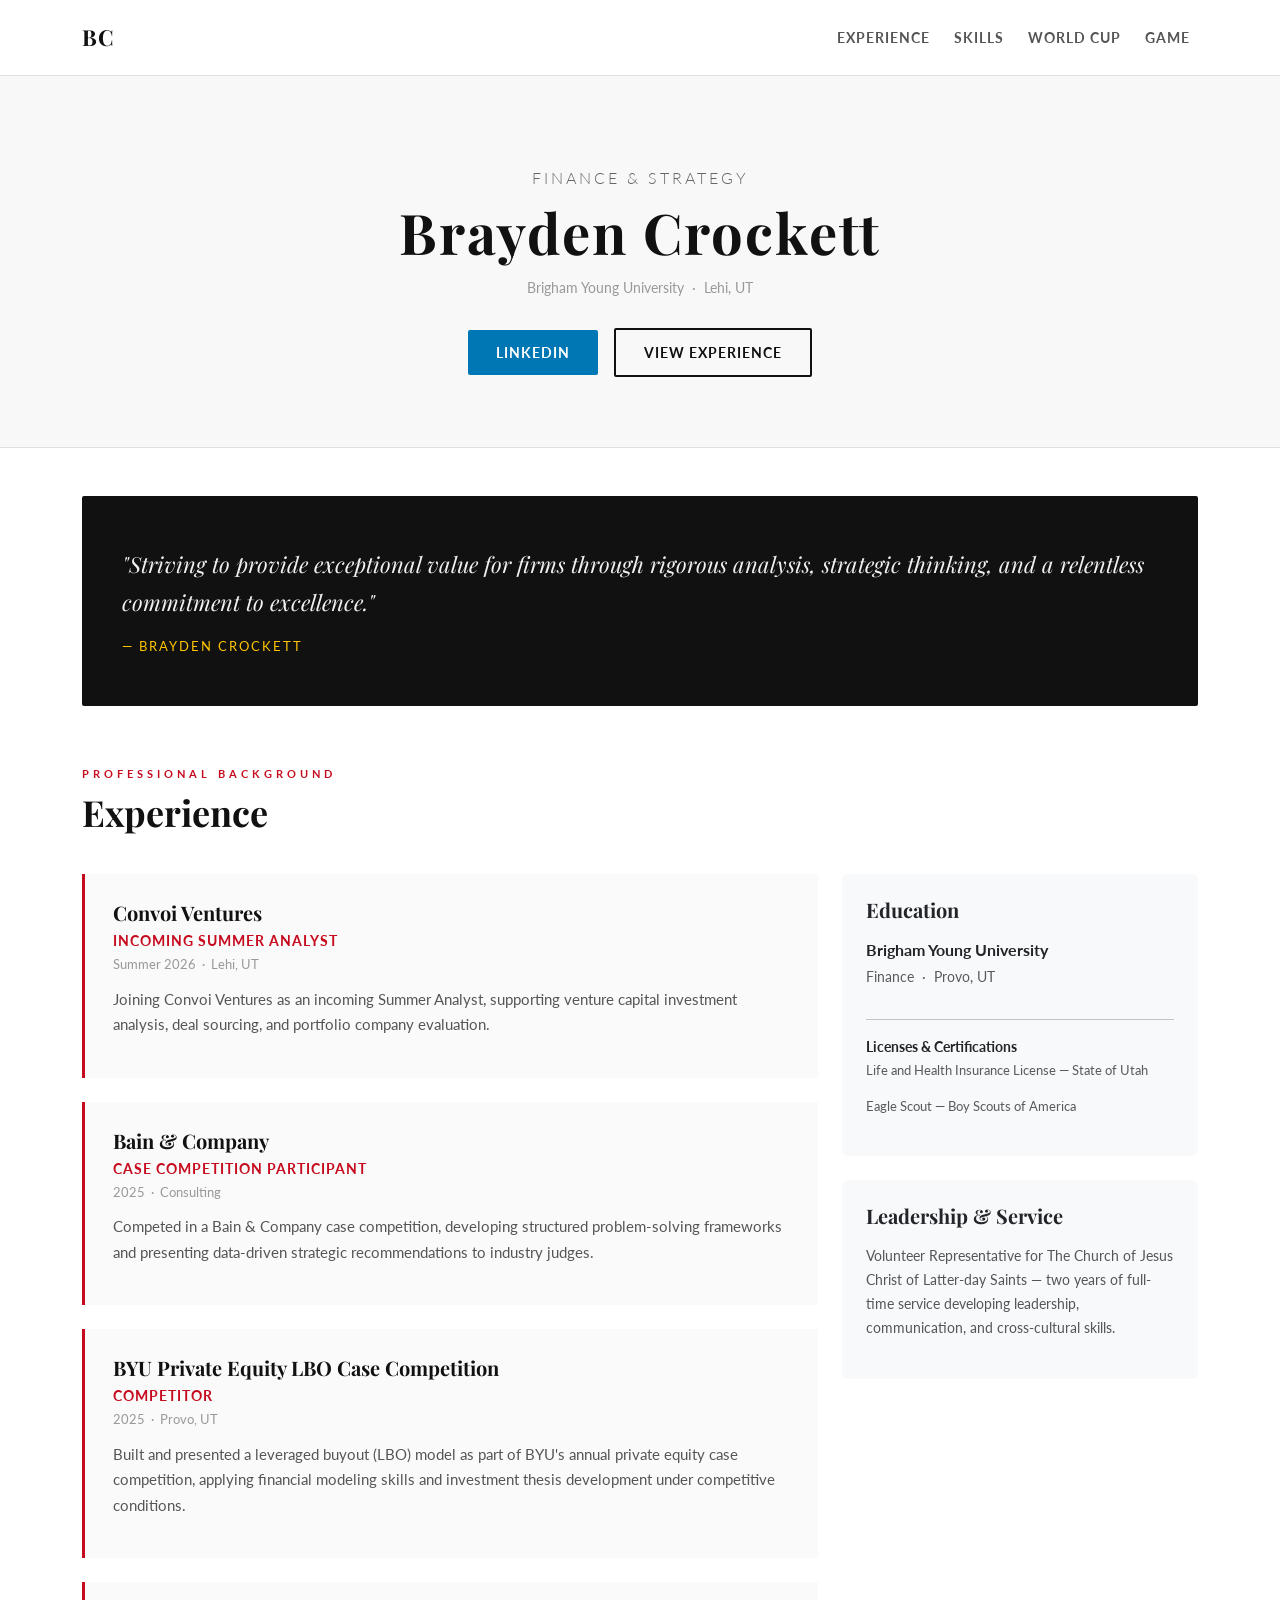
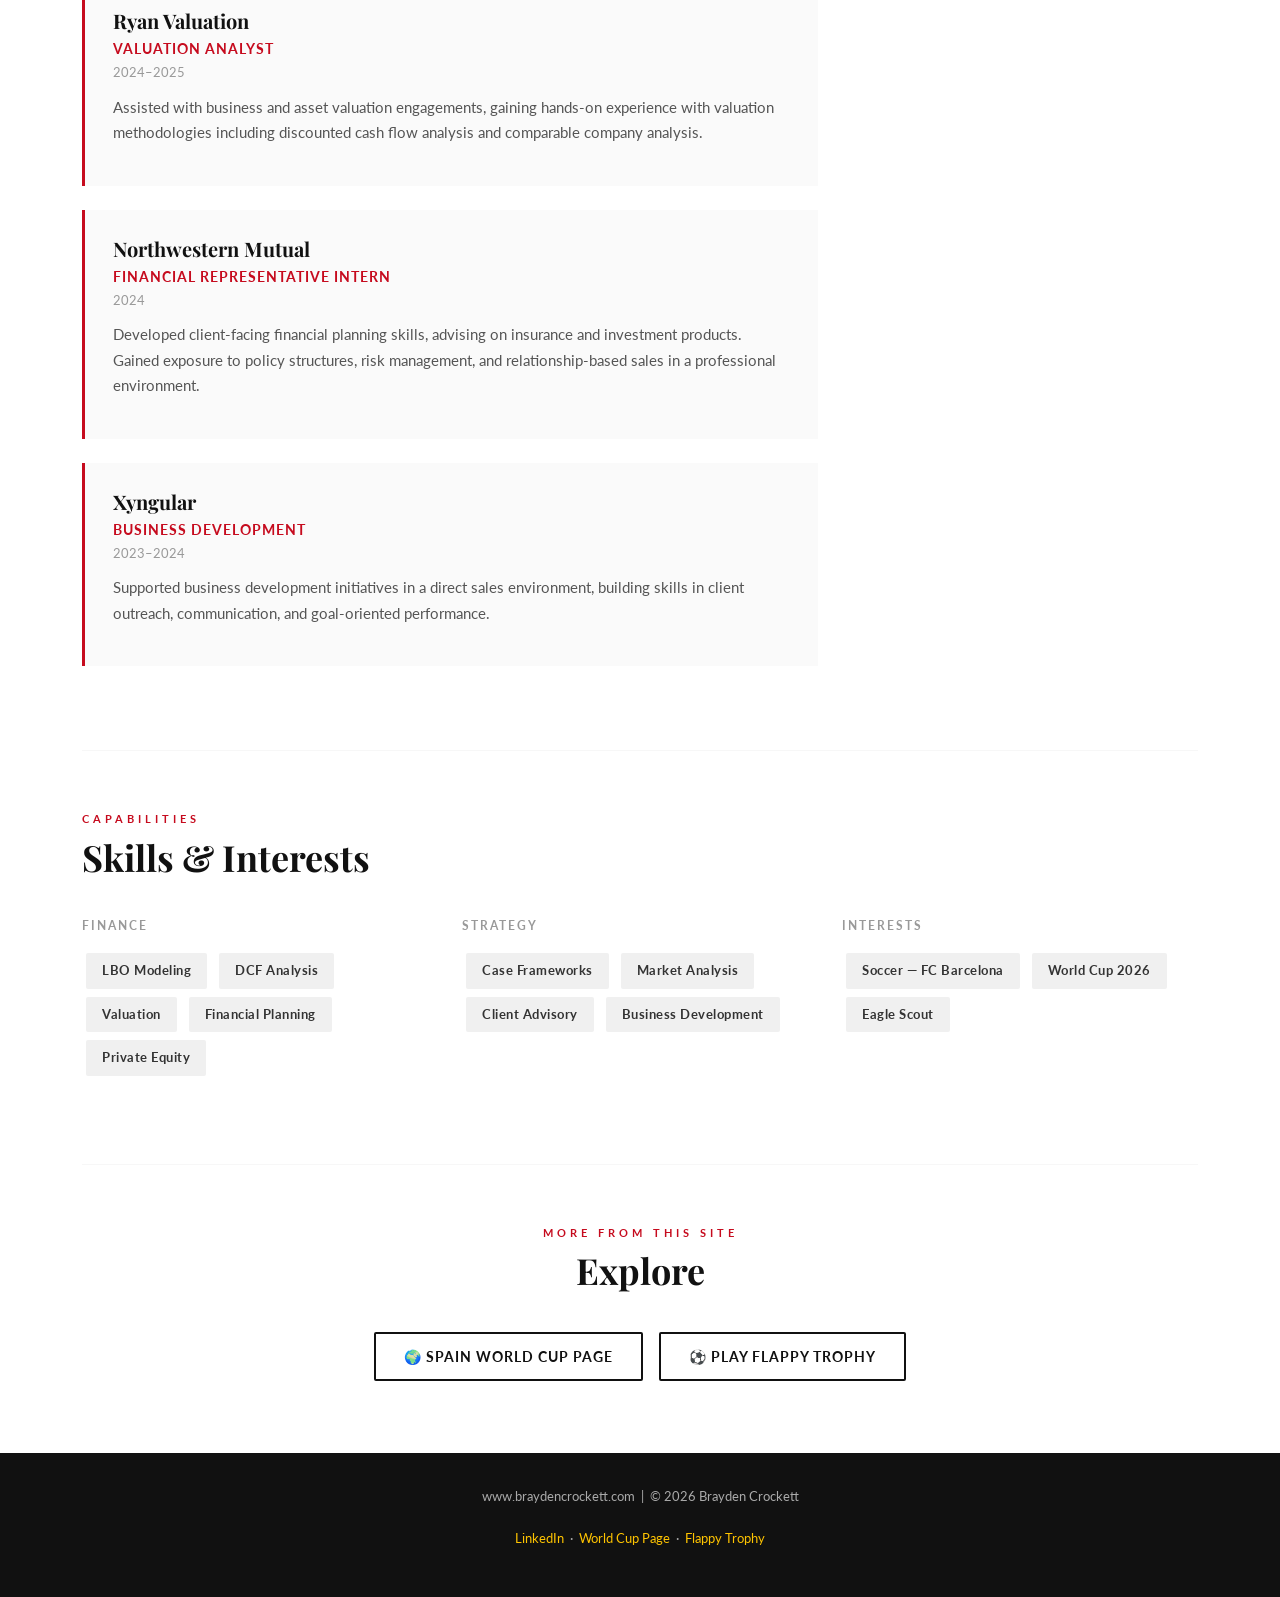
<file: index.html>
<!--Brayden Crockett
    4/8/2026
    Section 001-->
<!DOCTYPE html>
<html lang="en">
<head>
    <meta charset="UTF-8">
    <meta name="viewport" content="width=device-width, initial-scale=1.0">
    <title>Brayden Crockett | Portfolio</title>
    <link href="https://cdn.jsdelivr.net/npm/bootstrap@5.3.0/dist/css/bootstrap.min.css" rel="stylesheet">
    <link href="https://fonts.googleapis.com/css2?family=Playfair+Display:wght@400;700&family=Lato:wght@300;400;700&display=swap" rel="stylesheet">
    <style>
        body {
            font-family: 'Lato', sans-serif;
            color: #333;
            background-color: #fff;
        }

        /* NAVBAR */
        .navbar {
            background-color: #fff;
            border-bottom: 1px solid #e0e0e0;
            padding: 16px 0;
        }
        .navbar-brand {
            font-family: 'Playfair Display', serif;
            font-size: 22px;
            font-weight: 700;
            color: #111 !important;
            letter-spacing: 1px;
        }
        .nav-link {
            color: #555 !important;
            font-size: 14px;
            font-weight: 700;
            letter-spacing: 1px;
            text-transform: uppercase;
            margin-left: 8px;
        }
        .nav-link:hover { color: #c60b1e !important; }

        /* HERO */
        .hero {
            background-color: #f8f8f8;
            border-bottom: 1px solid #e0e0e0;
            padding: 90px 0 70px;
            text-align: center;
        }
        .hero-name {
            font-family: 'Playfair Display', serif;
            font-size: 56px;
            font-weight: 700;
            color: #111;
            letter-spacing: 2px;
            margin-bottom: 12px;
        }
        .hero-title {
            font-size: 16px;
            font-weight: 300;
            color: #666;
            letter-spacing: 3px;
            text-transform: uppercase;
            margin-bottom: 8px;
        }
        .hero-location {
            font-size: 14px;
            color: #999;
            margin-bottom: 30px;
        }
        .btn-linkedin {
            background-color: #0077b5;
            color: #fff;
            border: none;
            padding: 12px 28px;
            font-size: 14px;
            font-weight: 700;
            letter-spacing: 1px;
            text-transform: uppercase;
            border-radius: 2px;
            text-decoration: none;
            display: inline-block;
            margin-right: 12px;
            transition: background-color 0.2s;
        }
        .btn-linkedin:hover { background-color: #005e93; color: #fff; }
        .btn-outline-dark-custom {
            background-color: transparent;
            color: #111;
            border: 2px solid #111;
            padding: 12px 28px;
            font-size: 14px;
            font-weight: 700;
            letter-spacing: 1px;
            text-transform: uppercase;
            border-radius: 2px;
            text-decoration: none;
            display: inline-block;
            transition: all 0.2s;
        }
        .btn-outline-dark-custom:hover {
            background-color: #111;
            color: #fff;
        }

        /* SECTION HEADINGS */
        .section-label {
            font-size: 11px;
            font-weight: 700;
            letter-spacing: 4px;
            text-transform: uppercase;
            color: #c60b1e;
            margin-bottom: 8px;
        }
        .section-title {
            font-family: 'Playfair Display', serif;
            font-size: 36px;
            font-weight: 700;
            color: #111;
            margin-bottom: 40px;
        }

        /* EXPERIENCE CARDS */
        .exp-card {
            border: none;
            border-left: 3px solid #c60b1e;
            border-radius: 0;
            padding: 24px 28px;
            margin-bottom: 24px;
            background-color: #fafafa;
            transition: box-shadow 0.2s;
        }
        .exp-card:hover {
            box-shadow: 0 4px 20px rgba(0,0,0,0.08);
        }
        .exp-company {
            font-family: 'Playfair Display', serif;
            font-size: 20px;
            font-weight: 700;
            color: #111;
            margin-bottom: 2px;
        }
        .exp-role {
            font-size: 14px;
            font-weight: 700;
            color: #c60b1e;
            text-transform: uppercase;
            letter-spacing: 1px;
            margin-bottom: 4px;
        }
        .exp-date {
            font-size: 13px;
            color: #999;
            margin-bottom: 12px;
        }
        .exp-desc {
            font-size: 15px;
            line-height: 1.7;
            color: #555;
        }

        /* SKILLS */
        .skill-badge {
            display: inline-block;
            background-color: #f0f0f0;
            color: #333;
            font-size: 13px;
            font-weight: 700;
            padding: 8px 16px;
            border-radius: 2px;
            margin: 4px;
            letter-spacing: 0.5px;
        }

        /* DIVIDER */
        .section-divider {
            border: none;
            border-top: 1px solid #e0e0e0;
            margin: 60px 0;
        }

        /* FOOTER */
        .site-footer {
            background-color: #111;
            color: #aaa;
            text-align: center;
            padding: 30px 20px;
            font-size: 13px;
            line-height: 2;
        }
        .site-footer a { color: #ffc400; text-decoration: none; }
        .site-footer a:hover { text-decoration: underline; }

        /* MISSION */
        .mission-block {
            background-color: #111;
            color: #fff;
            padding: 50px 40px;
            border-radius: 2px;
            margin-bottom: 60px;
        }
        .mission-block blockquote {
            font-family: 'Playfair Display', serif;
            font-size: 22px;
            font-style: italic;
            line-height: 1.7;
            color: #f0f0f0;
            border: none;
            margin: 0;
        }
        .mission-block cite {
            display: block;
            margin-top: 16px;
            font-size: 13px;
            color: #ffc400;
            font-style: normal;
            letter-spacing: 2px;
            text-transform: uppercase;
        }
    </style>
</head>
<body>

    <!-- NAVBAR -->
    <nav class="navbar navbar-expand-lg sticky-top">
        <div class="container">
            <a class="navbar-brand" href="#">BC</a>
            <button class="navbar-toggler" type="button" data-bs-toggle="collapse" data-bs-target="#navMenu">
                <span class="navbar-toggler-icon"></span>
            </button>
            <div class="collapse navbar-collapse justify-content-end" id="navMenu">
                <ul class="navbar-nav">
                    <li class="nav-item"><a class="nav-link" href="#experience">Experience</a></li>
                    <li class="nav-item"><a class="nav-link" href="#skills">Skills</a></li>
                    <li class="nav-item"><a class="nav-link" href="spain.html">World Cup</a></li>
                    <li class="nav-item"><a class="nav-link" href="flappybird.html">Game</a></li>
                </ul>
            </div>
        </div>
    </nav>

    <!-- HERO -->
    <section class="hero">
        <div class="container">
            <p class="hero-title">Finance &amp; Strategy</p>
            <h1 class="hero-name">Brayden Crockett</h1>
            <p class="hero-location">Brigham Young University &nbsp;·&nbsp; Lehi, UT</p>
            <a href="https://www.linkedin.com/in/brayden-crockett-6a9141353/" target="_blank" class="btn-linkedin" title="Brayden Crockett on LinkedIn">LinkedIn</a>
            <a href="#experience" class="btn-outline-dark-custom">View Experience</a>
        </div>
    </section>

    <!-- MAIN CONTENT -->
    <main class="container py-5">

        <!-- MISSION -->
        <div class="mission-block">
            <blockquote>
                "Striving to provide exceptional value for firms through rigorous analysis, strategic thinking, and a relentless commitment to excellence."
            </blockquote>
            <cite>— Brayden Crockett</cite>
        </div>

        <!-- EXPERIENCE -->
        <section id="experience">
            <p class="section-label">Professional Background</p>
            <h2 class="section-title">Experience</h2>

            <div class="row">
                <div class="col-lg-8">

                    <div class="exp-card">
                        <div class="exp-company">Convoi Ventures</div>
                        <div class="exp-role">Incoming Summer Analyst</div>
                        <div class="exp-date">Summer 2026 &nbsp;·&nbsp; Lehi, UT</div>
                        <p class="exp-desc">
                            Joining Convoi Ventures as an incoming Summer Analyst, supporting venture capital investment analysis, deal sourcing, and portfolio company evaluation.
                        </p>
                    </div>

                    <div class="exp-card">
                        <div class="exp-company">Bain &amp; Company</div>
                        <div class="exp-role">Case Competition Participant</div>
                        <div class="exp-date">2025 &nbsp;·&nbsp; Consulting</div>
                        <p class="exp-desc">
                            Competed in a Bain &amp; Company case competition, developing structured problem-solving frameworks and presenting data-driven strategic recommendations to industry judges.
                        </p>
                    </div>

                    <div class="exp-card">
                        <div class="exp-company">BYU Private Equity LBO Case Competition</div>
                        <div class="exp-role">Competitor</div>
                        <div class="exp-date">2025 &nbsp;·&nbsp; Provo, UT</div>
                        <p class="exp-desc">
                            Built and presented a leveraged buyout (LBO) model as part of BYU's annual private equity case competition, applying financial modeling skills and investment thesis development under competitive conditions.
                        </p>
                    </div>

                    <div class="exp-card">
                        <div class="exp-company">Ryan Valuation</div>
                        <div class="exp-role">Valuation Analyst</div>
                        <div class="exp-date">2024–2025</div>
                        <p class="exp-desc">
                            Assisted with business and asset valuation engagements, gaining hands-on experience with valuation methodologies including discounted cash flow analysis and comparable company analysis.
                        </p>
                    </div>

                    <div class="exp-card">
                        <div class="exp-company">Northwestern Mutual</div>
                        <div class="exp-role">Financial Representative Intern</div>
                        <div class="exp-date">2024</div>
                        <p class="exp-desc">
                            Developed client-facing financial planning skills, advising on insurance and investment products. Gained exposure to policy structures, risk management, and relationship-based sales in a professional environment.
                        </p>
                    </div>

                    <div class="exp-card">
                        <div class="exp-company">Xyngular</div>
                        <div class="exp-role">Business Development</div>
                        <div class="exp-date">2023–2024</div>
                        <p class="exp-desc">
                            Supported business development initiatives in a direct sales environment, building skills in client outreach, communication, and goal-oriented performance.
                        </p>
                    </div>

                </div>

                <!-- SIDEBAR -->
                <div class="col-lg-4">
                    <div class="card border-0 bg-light p-4 mb-4">
                        <h5 class="fw-bold mb-3" style="font-family: 'Playfair Display', serif;">Education</h5>
                        <p class="mb-1 fw-bold">Brigham Young University</p>
                        <p class="text-muted" style="font-size: 14px;">Finance &nbsp;·&nbsp; Provo, UT</p>
                        <hr>
                        <p class="mb-1 fw-bold" style="font-size: 14px;">Licenses &amp; Certifications</p>
                        <p class="text-muted" style="font-size: 13px;">Life and Health Insurance License — State of Utah</p>
                        <p class="text-muted" style="font-size: 13px;">Eagle Scout — Boy Scouts of America</p>
                    </div>

                    <div class="card border-0 bg-light p-4">
                        <h5 class="fw-bold mb-3" style="font-family: 'Playfair Display', serif;">Leadership &amp; Service</h5>
                        <p style="font-size: 14px; color: #555; line-height: 1.7;">
                            Volunteer Representative for The Church of Jesus Christ of Latter-day Saints — two years of full-time service developing leadership, communication, and cross-cultural skills.
                        </p>
                    </div>
                </div>
            </div>
        </section>

        <hr class="section-divider">

        <!-- SKILLS -->
        <section id="skills">
            <p class="section-label">Capabilities</p>
            <h2 class="section-title">Skills &amp; Interests</h2>

            <div class="row mb-4">
                <div class="col-md-4 mb-4">
                    <h6 class="fw-bold text-uppercase mb-3" style="letter-spacing: 2px; font-size: 12px; color: #999;">Finance</h6>
                    <span class="skill-badge">LBO Modeling</span>
                    <span class="skill-badge">DCF Analysis</span>
                    <span class="skill-badge">Valuation</span>
                    <span class="skill-badge">Financial Planning</span>
                    <span class="skill-badge">Private Equity</span>
                </div>
                <div class="col-md-4 mb-4">
                    <h6 class="fw-bold text-uppercase mb-3" style="letter-spacing: 2px; font-size: 12px; color: #999;">Strategy</h6>
                    <span class="skill-badge">Case Frameworks</span>
                    <span class="skill-badge">Market Analysis</span>
                    <span class="skill-badge">Client Advisory</span>
                    <span class="skill-badge">Business Development</span>
                </div>
                <div class="col-md-4 mb-4">
                    <h6 class="fw-bold text-uppercase mb-3" style="letter-spacing: 2px; font-size: 12px; color: #999;">Interests</h6>
                    <span class="skill-badge">Soccer — FC Barcelona</span>
                    <span class="skill-badge">World Cup 2026</span>
                    <span class="skill-badge">Eagle Scout</span>
                </div>
            </div>
        </section>

        <!-- EXPLORE LINKS -->
        <hr class="section-divider">
        <section class="text-center pb-4">
            <p class="section-label">More From This Site</p>
            <h2 class="section-title">Explore</h2>
            <div class="d-flex justify-content-center gap-3 flex-wrap">
                <a href="spain.html" class="btn-outline-dark-custom">🌍 Spain World Cup Page</a>
                <a href="flappybird.html" class="btn-outline-dark-custom">⚽ Play Flappy Trophy</a>
            </div>
        </section>

    </main>

    <!-- FOOTER -->
    <footer class="site-footer">
        <p>www.braydencrockett.com &nbsp;|&nbsp; &copy; 2026 Brayden Crockett</p>
        <p>
            <a href="https://www.linkedin.com/in/brayden-crockett-6a9141353/" target="_blank">LinkedIn</a>
            &nbsp;·&nbsp;
            <a href="spain.html">World Cup Page</a>
            &nbsp;·&nbsp;
            <a href="flappybird.html">Flappy Trophy</a>
        </p>
    </footer>

    <script src="https://cdn.jsdelivr.net/npm/bootstrap@5.3.0/dist/js/bootstrap.bundle.min.js"></script>
</body>
</html>
</file>
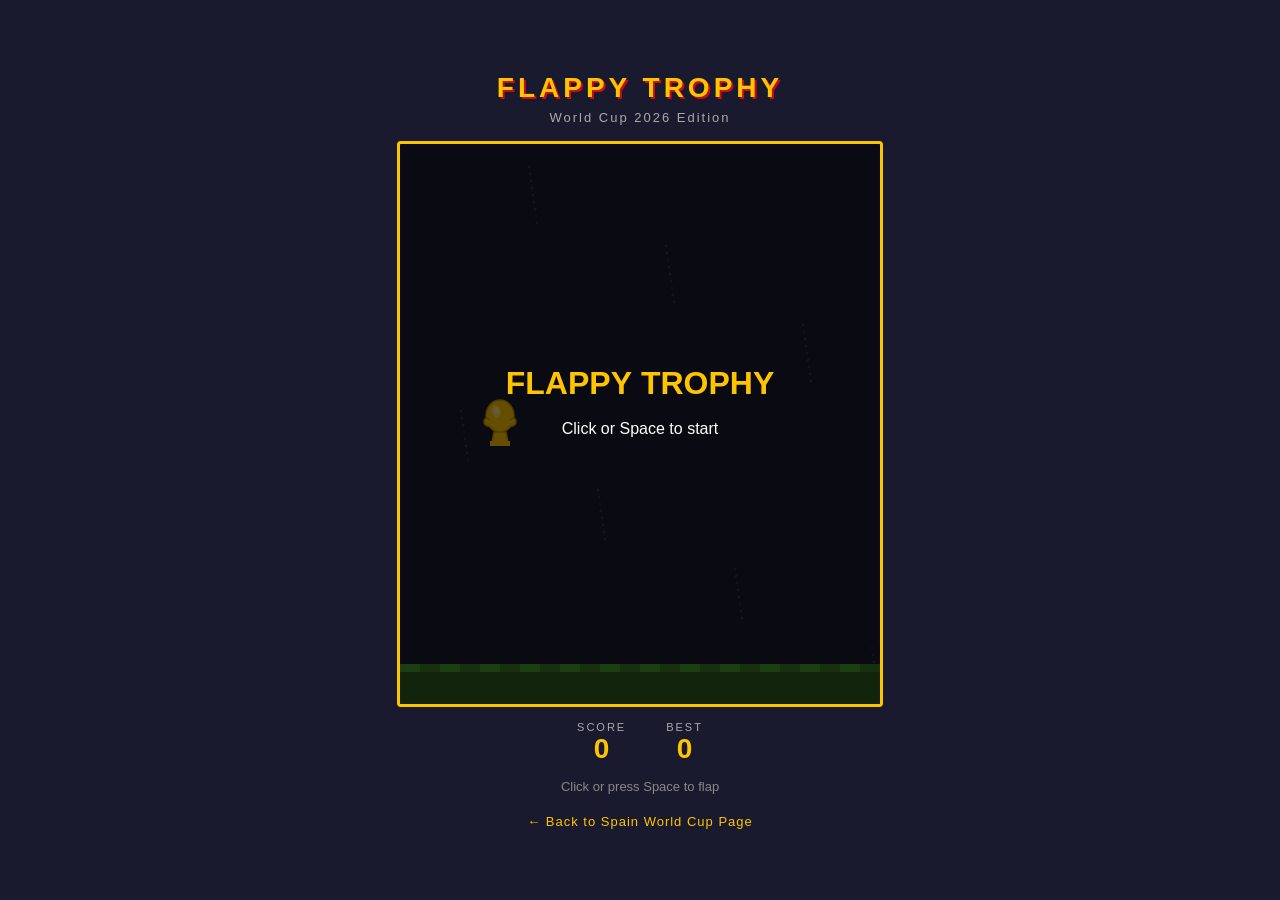
<file: flappybird.html>
<!--Brayden Crockett
    4/8/2026
    Section 001-->
<!DOCTYPE html>
<html lang="en">
<head>
    <meta charset="UTF-8">
    <meta name="viewport" content="width=device-width, initial-scale=1.0">
    <title>World Cup Flappy Trophy</title>
    <style>
        * { margin: 0; padding: 0; box-sizing: border-box; }

        body {
            background: #1a1a2e;
            display: flex;
            flex-direction: column;
            align-items: center;
            justify-content: center;
            min-height: 100vh;
            font-family: 'Arial', sans-serif;
            color: white;
        }

        h1 {
            font-size: 28px;
            letter-spacing: 4px;
            color: #ffc400;
            text-transform: uppercase;
            margin-bottom: 6px;
            text-shadow: 2px 2px 0px #c60b1e;
        }

        .subtitle {
            font-size: 13px;
            color: #aaa;
            margin-bottom: 16px;
            letter-spacing: 2px;
        }

        #gameCanvas {
            border: 3px solid #ffc400;
            border-radius: 4px;
            display: block;
            cursor: pointer;
        }

        .score-row {
            display: flex;
            gap: 40px;
            margin-top: 14px;
        }

        .score-box {
            text-align: center;
        }

        .score-label {
            font-size: 11px;
            color: #aaa;
            letter-spacing: 2px;
            text-transform: uppercase;
        }

        .score-value {
            font-size: 28px;
            font-weight: bold;
            color: #ffc400;
        }

        .instructions {
            margin-top: 14px;
            font-size: 13px;
            color: #888;
            text-align: center;
        }

        .back-link {
            margin-top: 20px;
            color: #ffc400;
            text-decoration: none;
            font-size: 13px;
            letter-spacing: 1px;
        }

        .back-link:hover { text-decoration: underline; }
    </style>
</head>
<body>

    <h1>Flappy Trophy</h1>
    <p class="subtitle">World Cup 2026 Edition</p>

    <canvas id="gameCanvas" width="480" height="560"></canvas>

    <div class="score-row">
        <div class="score-box">
            <div class="score-label">Score</div>
            <div class="score-value" id="scoreDisplay">0</div>
        </div>
        <div class="score-box">
            <div class="score-label">Best</div>
            <div class="score-value" id="bestDisplay">0</div>
        </div>
    </div>

    <p class="instructions">Click or press Space to flap</p>
    <a href="spain.html" class="back-link">← Back to Spain World Cup Page</a>

    <script>
        const canvas = document.getElementById('gameCanvas');
        const ctx = canvas.getContext('2d');

        const W = canvas.width;
        const H = canvas.height;

        const NATIONS = [
            { name: 'Brazil',     top: '#009c3b', mid: '#ffdf00', bot: '#002776' },
            { name: 'France',     top: '#002395', mid: '#FFFFFF', bot: '#ED2939' },
            { name: 'Germany',    top: '#000000', mid: '#DD0000', bot: '#FFCE00' },
            { name: 'Argentina',  top: '#74ACDF', mid: '#FFFFFF', bot: '#74ACDF' },
            { name: 'Uruguay',    top: '#FFFFFF', mid: '#5EB6E4', bot: '#FFFFFF' },
            { name: 'Saudi Arabia', top: '#006C35', mid: '#FFFFFF', bot: '#006C35' },
            { name: 'Cape Verde', top: '#003893', mid: '#CF2027', bot: '#003893' },
            { name: 'Portugal',   top: '#006600', mid: '#FF0000', bot: '#006600' },
            { name: 'England',    top: '#FFFFFF', mid: '#CF142B', bot: '#FFFFFF' },
            { name: 'Netherlands',top: '#AE1C28', mid: '#FFFFFF', bot: '#21468B' },
        ];

        let state = 'start';
        let score = 0;
        let best = 0;
        let frame = 0;

        const GRAVITY = 0.32;
        const FLAP = -7.5;
        const PIPE_SPEED = 2.2;
        const PIPE_GAP = 175;
        const PIPE_WIDTH = 64;
        const PIPE_INTERVAL = 140;

        let trophy = { x: 100, y: H / 2, vy: 0, r: 20 };
        let pipes = [];
        let particles = [];
        let nextNation = 0;

        function resetGame() {
            trophy = { x: 100, y: H / 2, vy: 0, r: 20 };
            pipes = [];
            particles = [];
            score = 0;
            frame = 0;
            nextNation = 0;
            updateScore();
        }

        function flap() {
            if (state === 'start' || state === 'dead') {
                state = 'playing';
                resetGame();
            }
            if (state === 'playing') {
                trophy.vy = FLAP;
                spawnParticles(trophy.x, trophy.y, '#ffc400', 6);
            }
        }

        canvas.addEventListener('click', flap);
        document.addEventListener('keydown', e => {
            if (e.code === 'Space') { e.preventDefault(); flap(); }
        });

        function spawnParticles(x, y, color, count) {
            for (let i = 0; i < count; i++) {
                particles.push({
                    x, y,
                    vx: (Math.random() - 0.5) * 4,
                    vy: (Math.random() - 0.5) * 4,
                    life: 1,
                    color
                });
            }
        }

        function updateScore() {
            document.getElementById('scoreDisplay').textContent = score;
            document.getElementById('bestDisplay').textContent = best;
        }

        function drawStars() {
            ctx.fillStyle = '#ffffff22';
            for (let i = 0; i < 60; i++) {
                let sx = (i * 137 + frame * 0.2) % W;
                let sy = (i * 79) % H;
                let sr = (i % 3 === 0) ? 1.5 : 1;
                ctx.beginPath();
                ctx.arc(sx, sy, sr, 0, Math.PI * 2);
                ctx.fill();
            }
        }

        function drawGround() {
            ctx.fillStyle = '#2d5a1b';
            ctx.fillRect(0, H - 40, W, 40);
            ctx.fillStyle = '#3a7a24';
            ctx.fillRect(0, H - 40, W, 8);
            for (let x = (frame * PIPE_SPEED * 1.5) % 40; x < W; x += 40) {
                ctx.fillStyle = '#4a9a30';
                ctx.fillRect(x, H - 40, 20, 8);
            }
        }

        function drawTrophy(x, y) {
            ctx.save();
            ctx.translate(x, y);

            let bob = Math.sin(frame * 0.12) * 2;
            ctx.translate(0, bob);

            ctx.fillStyle = '#ffc400';
            ctx.strokeStyle = '#cc9900';
            ctx.lineWidth = 1.5;

            ctx.beginPath();
            ctx.ellipse(0, -8, 14, 16, 0, 0, Math.PI * 2);
            ctx.fill(); ctx.stroke();

            ctx.fillStyle = '#ffdd55';
            ctx.beginPath();
            ctx.ellipse(-4, -12, 4, 6, -0.3, 0, Math.PI * 2);
            ctx.fill();

            ctx.fillStyle = '#ffc400';
            ctx.strokeStyle = '#cc9900';
            ctx.beginPath();
            ctx.moveTo(-6, 8);
            ctx.lineTo(-8, 18);
            ctx.lineTo(8, 18);
            ctx.lineTo(6, 8);
            ctx.closePath();
            ctx.fill(); ctx.stroke();

            ctx.fillRect(-10, 17, 20, 5);

            ctx.beginPath();
            ctx.moveTo(10, -4);
            ctx.bezierCurveTo(18, -10, 18, 4, 10, 2);
            ctx.fill(); ctx.stroke();

            ctx.beginPath();
            ctx.moveTo(-10, -4);
            ctx.bezierCurveTo(-18, -10, -18, 4, -10, 2);
            ctx.fill(); ctx.stroke();

            ctx.fillStyle = '#ffffff44';
            ctx.beginPath();
            ctx.ellipse(-3, -14, 3, 5, -0.5, 0, Math.PI * 2);
            ctx.fill();

            ctx.restore();
        }

        function drawFlag(nation, x, y, w, h) {
            let third = h / 3;
            ctx.fillStyle = nation.top;
            ctx.fillRect(x, y, w, third + 1);
            ctx.fillStyle = nation.mid;
            ctx.fillRect(x, y + third, w, third + 1);
            ctx.fillStyle = nation.bot;
            ctx.fillRect(x, y + third * 2, w, third + 1);

            ctx.fillStyle = '#ffffff22';
            ctx.font = 'bold 10px Arial';
            ctx.textAlign = 'center';
            ctx.fillText(nation.name, x + w / 2, y + h / 2 + 4);
        }

        function drawPipe(pipe) {
            let nation = pipe.nation;

            let topH = pipe.gapY;
            let botY = pipe.gapY + PIPE_GAP;
            let botH = H - 40 - botY;

            drawFlag(nation, pipe.x, 0, PIPE_WIDTH, topH);
            drawFlag(nation, pipe.x, botY, PIPE_WIDTH, botH);

            ctx.fillStyle = '#ffffff33';
            ctx.fillRect(pipe.x, topH - 16, PIPE_WIDTH, 16);
            ctx.fillRect(pipe.x, botY, PIPE_WIDTH, 16);

            ctx.strokeStyle = '#ffffff55';
            ctx.lineWidth = 1;
            ctx.strokeRect(pipe.x, 0, PIPE_WIDTH, topH);
            ctx.strokeRect(pipe.x, botY, PIPE_WIDTH, botH);
        }

        function drawParticles() {
            particles.forEach(p => {
                ctx.globalAlpha = p.life;
                ctx.fillStyle = p.color;
                ctx.beginPath();
                ctx.arc(p.x, p.y, 3, 0, Math.PI * 2);
                ctx.fill();
            });
            ctx.globalAlpha = 1;
        }

        function drawHUD() {
            ctx.fillStyle = '#ffc400';
            ctx.font = 'bold 36px Arial';
            ctx.textAlign = 'center';
            ctx.fillText(score, W / 2, 50);
        }

        function drawScreen(title, sub) {
            ctx.fillStyle = 'rgba(0,0,0,0.6)';
            ctx.fillRect(0, 0, W, H);

            ctx.fillStyle = '#ffc400';
            ctx.font = 'bold 32px Arial';
            ctx.textAlign = 'center';
            ctx.fillText(title, W / 2, H / 2 - 30);

            ctx.fillStyle = '#ffffff';
            ctx.font = '16px Arial';
            ctx.fillText(sub, W / 2, H / 2 + 10);

            if (state === 'dead') {
                ctx.fillStyle = '#aaa';
                ctx.font = '14px Arial';
                ctx.fillText('Score: ' + score + '   Best: ' + best, W / 2, H / 2 + 40);
            }
        }

        function checkCollision() {
            let tx = trophy.x;
            let ty = trophy.y;
            let r = trophy.r - 4;

            if (ty + r > H - 40 || ty - r < 0) return true;

            for (let p of pipes) {
                if (tx + r > p.x && tx - r < p.x + PIPE_WIDTH) {
                    if (ty - r < p.gapY || ty + r > p.gapY + PIPE_GAP) return true;
                }
            }
            return false;
        }

        function loop() {
            ctx.fillStyle = '#1a1a2e';
            ctx.fillRect(0, 0, W, H);

            drawStars();

            if (state === 'playing') {
                frame++;

                trophy.vy += GRAVITY;
                trophy.y += trophy.vy;

                if (frame % PIPE_INTERVAL === 0) {
                    let minGap = 80;
                    let maxGap = H - 40 - PIPE_GAP - 80;
                    let gapY = Math.floor(Math.random() * (maxGap - minGap)) + minGap;
                    let nation = NATIONS[nextNation % NATIONS.length];
                    nextNation++;
                    pipes.push({ x: W, gapY, nation, passed: false });
                }

                pipes.forEach(p => { p.x -= PIPE_SPEED; });
                pipes = pipes.filter(p => p.x + PIPE_WIDTH > 0);

                pipes.forEach(p => {
                    if (!p.passed && p.x + PIPE_WIDTH < trophy.x) {
                        p.passed = true;
                        score++;
                        if (score > best) best = score;
                        updateScore();
                        spawnParticles(trophy.x, trophy.y, '#ffc400', 10);
                    }
                });

                particles.forEach(p => {
                    p.x += p.vx; p.y += p.vy; p.life -= 0.05;
                });
                particles = particles.filter(p => p.life > 0);

                if (checkCollision()) {
                    spawnParticles(trophy.x, trophy.y, '#c60b1e', 20);
                    state = 'dead';
                }
            }

            pipes.forEach(drawPipe);
            drawGround();
            drawParticles();
            drawTrophy(trophy.x, trophy.y);

            if (state === 'playing') drawHUD();
            if (state === 'start') drawScreen('FLAPPY TROPHY', 'Click or Space to start');
            if (state === 'dead') drawScreen('GAME OVER', 'Click or Space to play again');

            requestAnimationFrame(loop);
        }

        loop();
    </script>

</body>
</html>
</file>
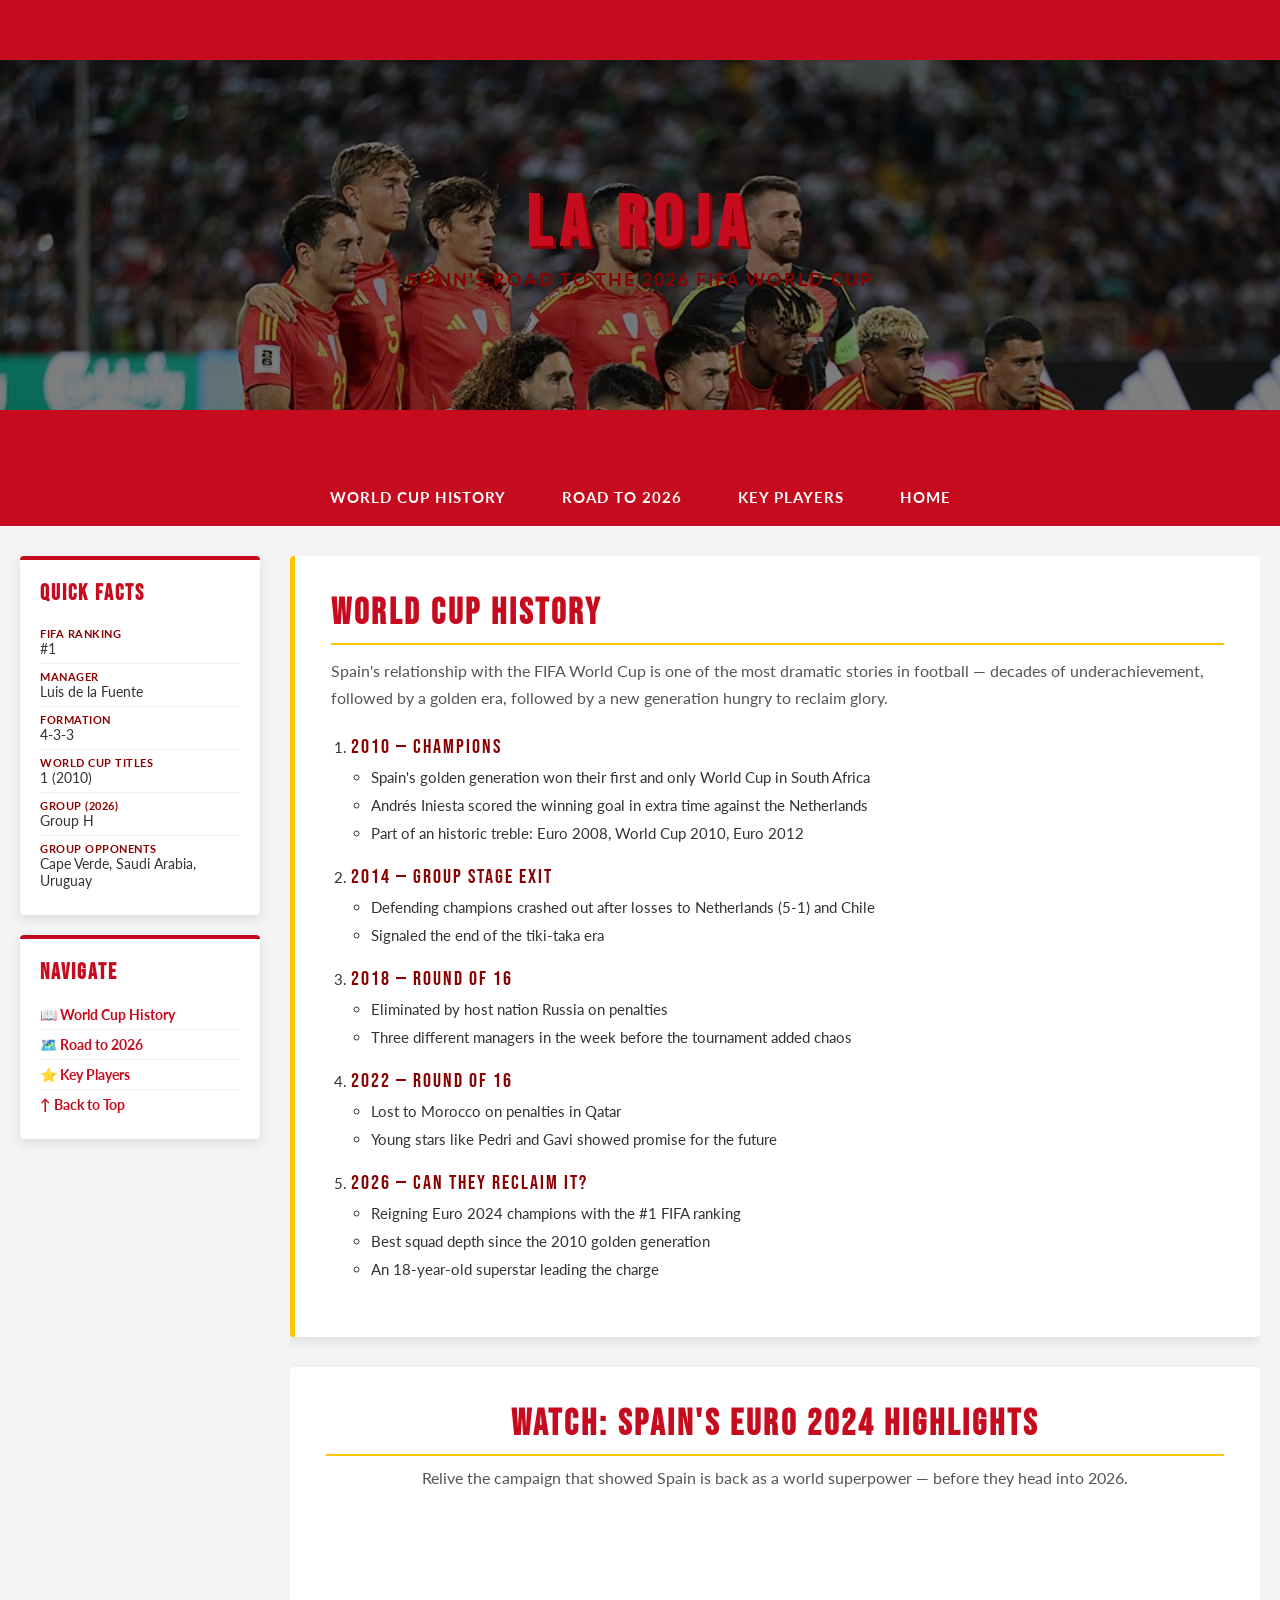
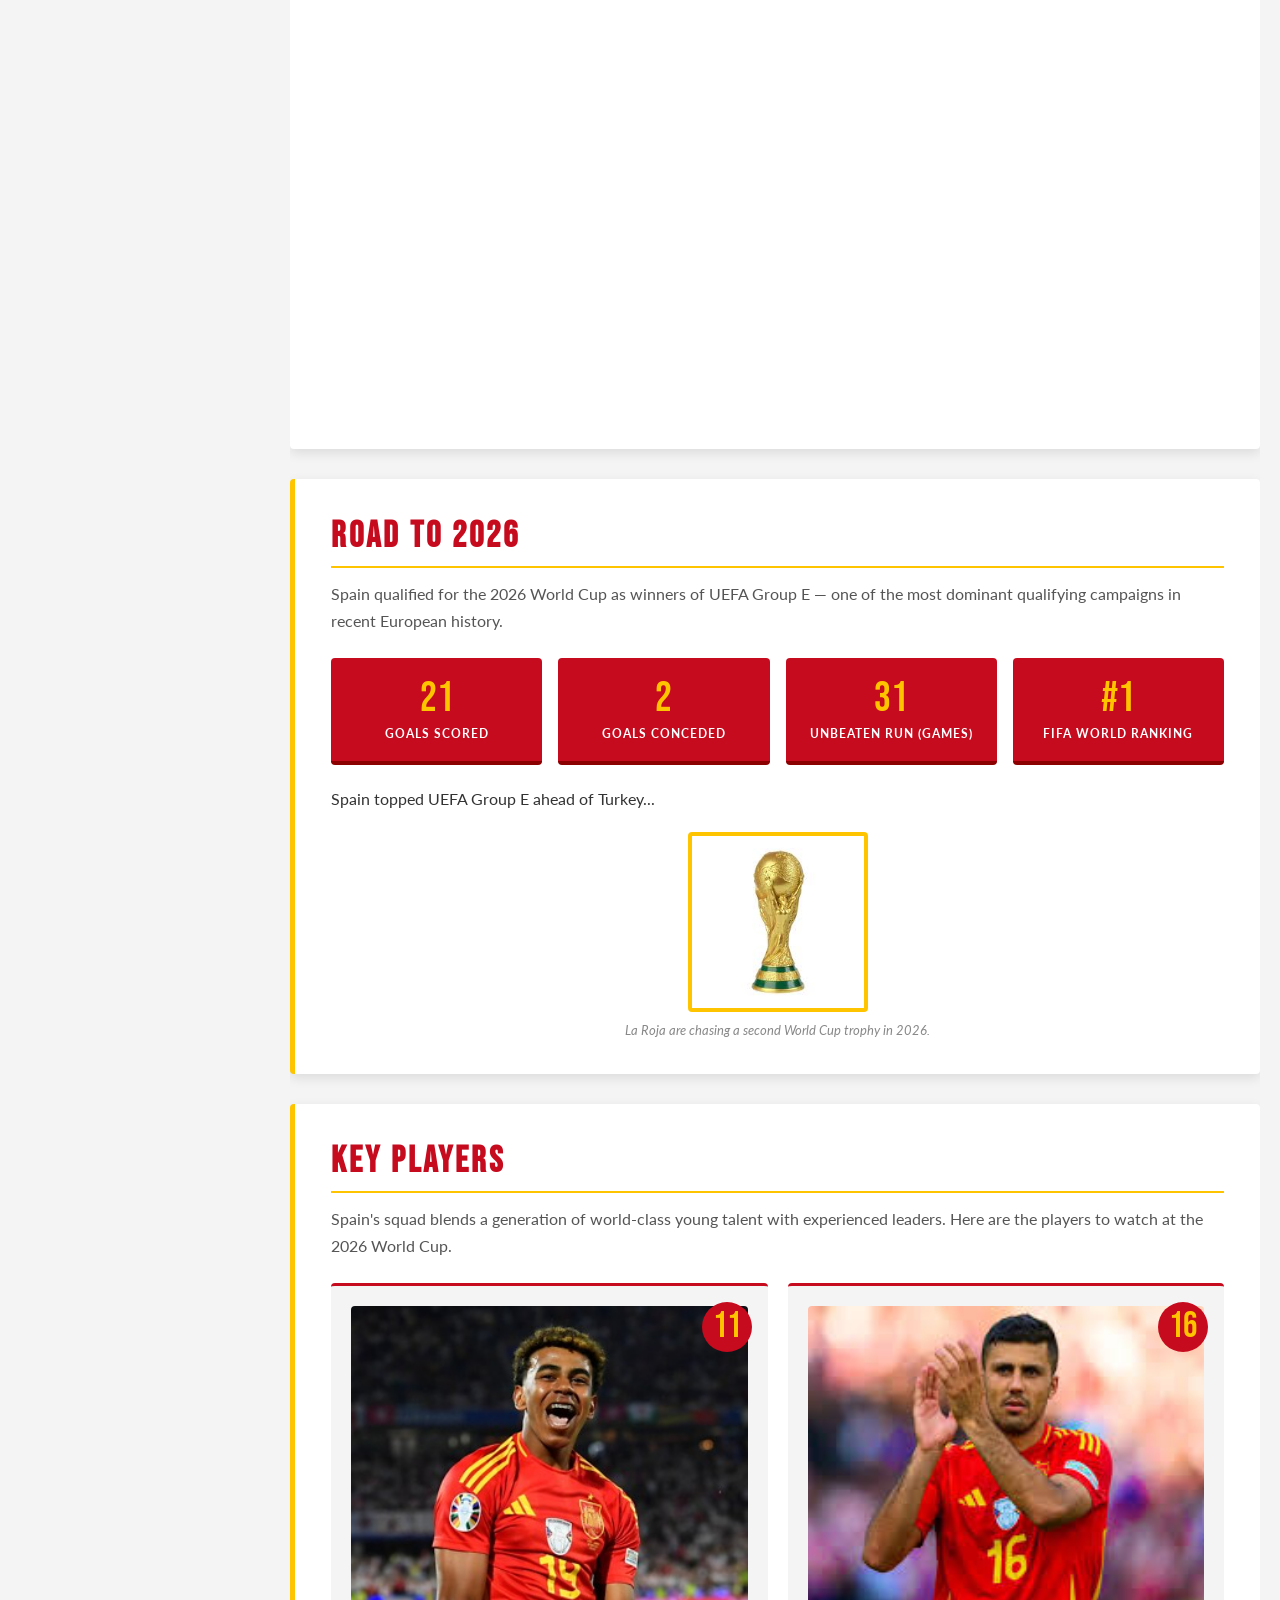
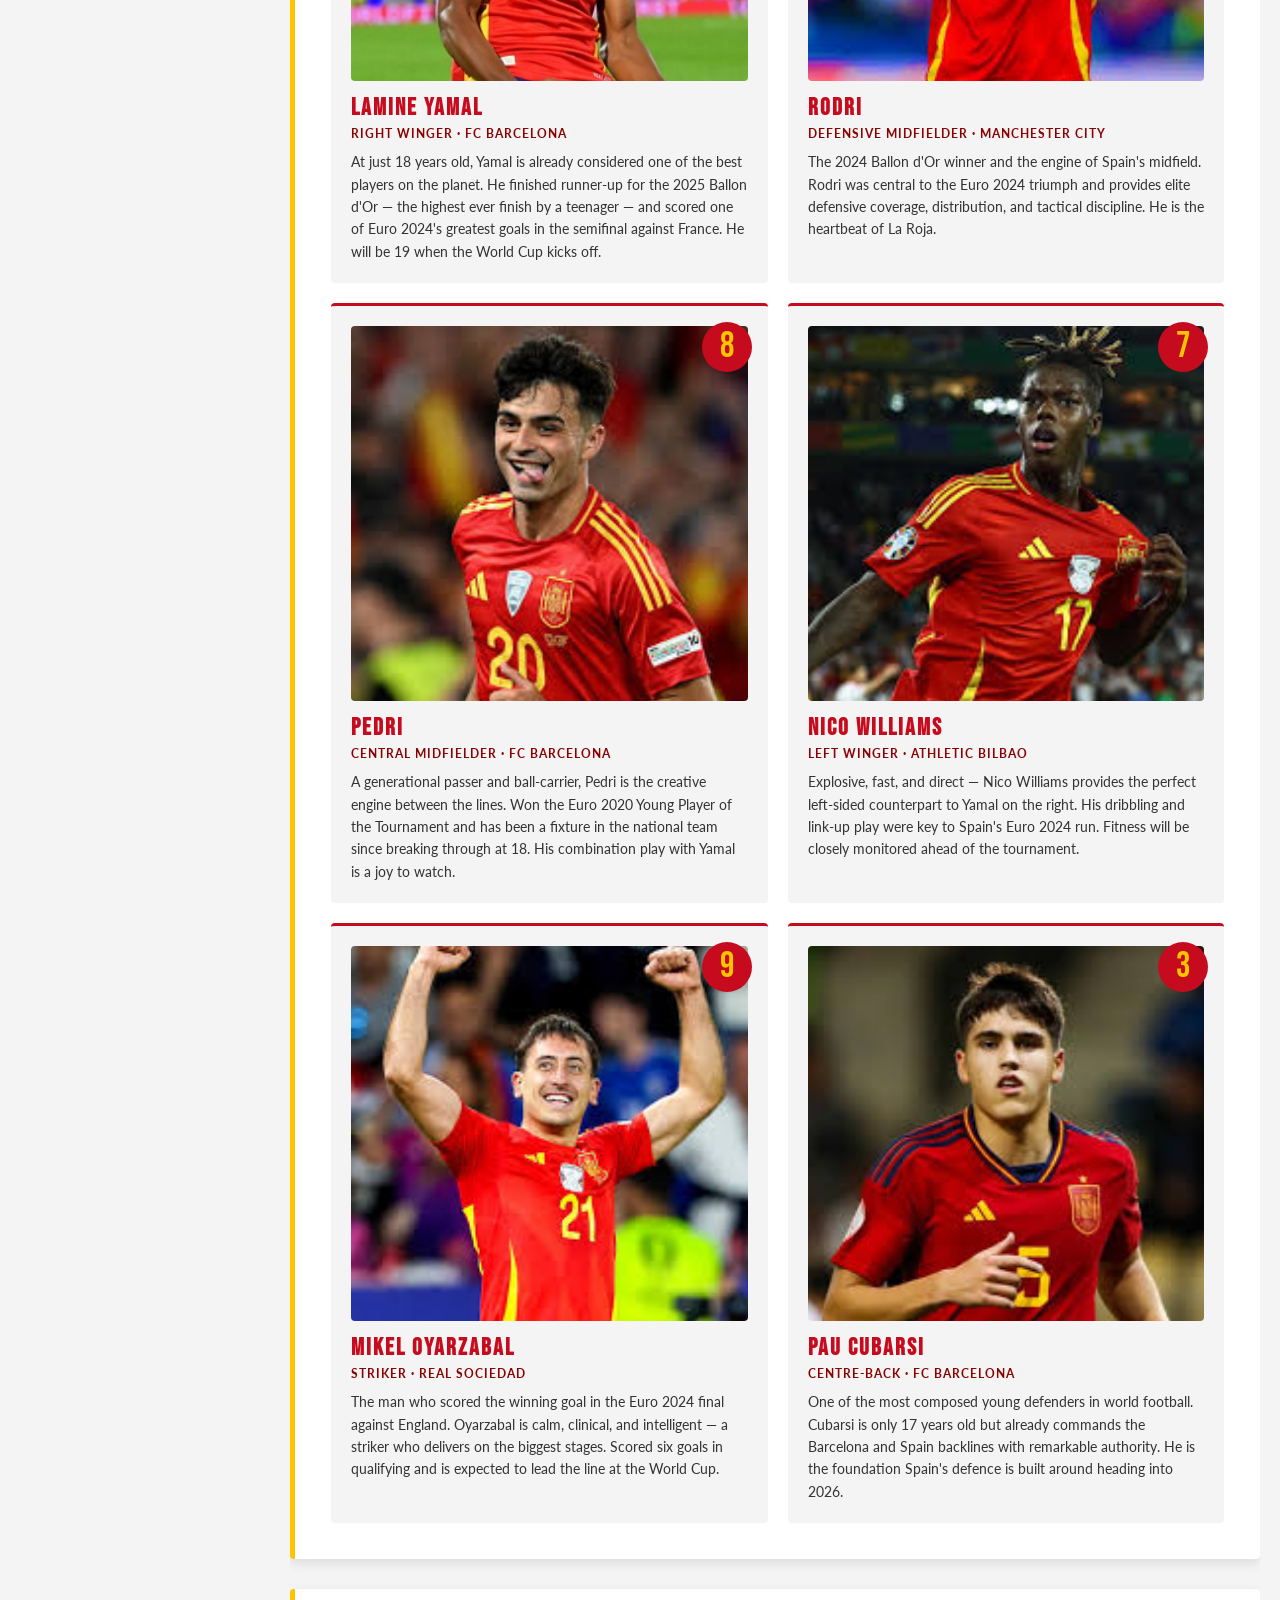
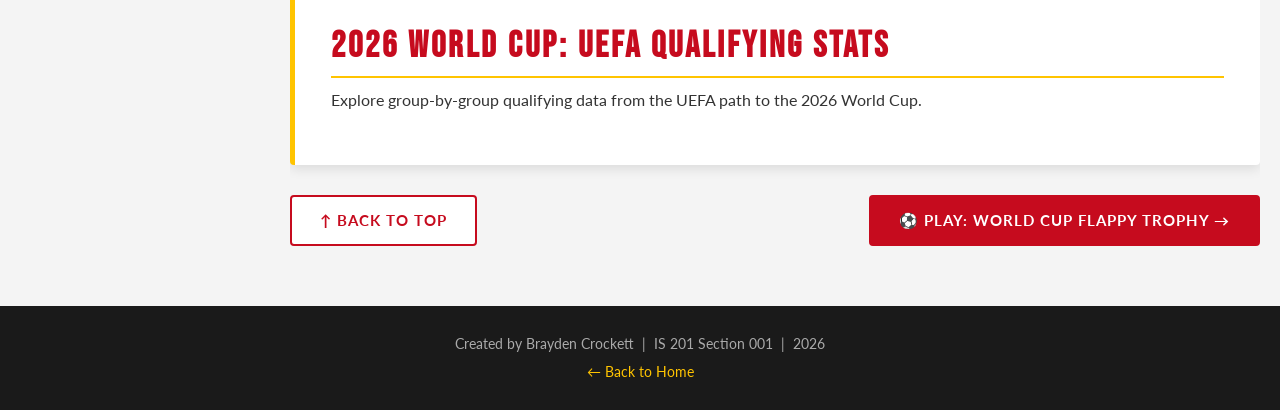
<file: spain.html>
<!--Brayden Crockett
    4/8/2026
    Section 001-->
<!DOCTYPE html>
<html lang="en">
<head>
    <meta charset="UTF-8">
    <meta name="viewport" content="width=device-width, initial-scale=1.0">
    <title>Spain – Road to 2026</title>
    <link rel="stylesheet" href="Styles/spain.css">
    <link href="https://fonts.googleapis.com/css2?family=Bebas+Neue&family=Lato:wght@300;400;700&display=swap" rel="stylesheet">
</head>

<body>

    <!-- HEADER -->
    <div id="top" class="site-header">
        <div class="flag-stripe red"></div>
        <div class="hero-banner">
            <img src="images/Spain_football_team.jpg" alt="Spain National Football Team" class="hero-img">
            <div class="hero-overlay">
                <h1 class="site-title">LA ROJA</h1>
                <p class="site-subtitle">Spain's Road to the 2026 FIFA World Cup</p>
            </div>
        </div>
        <div class="flag-stripe red"></div>
    </div>

    <!-- NAV -->
    <nav class="main-nav">
        <a href="#history">World Cup History</a>
        <a href="#road">Road to 2026</a>
        <a href="#players">Key Players</a>
        <a href="index.html">Home</a>
    </nav>

    <!-- LAYOUT WRAPPER -->
    <div class="page-wrapper">

        <!-- SIDEBAR -->
        <aside class="sidebar">
            <div class="sidebar-card">
                <h3>Quick Facts</h3>
                <ul>
                    <li><span class="label">FIFA Ranking</span> #1</li>
                    <li><span class="label">Manager</span> Luis de la Fuente</li>
                    <li><span class="label">Formation</span> 4-3-3</li>
                    <li><span class="label">World Cup Titles</span> 1 (2010)</li>
                    <li><span class="label">Group (2026)</span> Group H</li>
                    <li><span class="label">Group Opponents</span> Cape Verde, Saudi Arabia, Uruguay</li>
                </ul>
            </div>

            <div class="sidebar-card">
                <h3>Navigate</h3>
                <ul class="nav-list">
                    <li><a href="#history">📖 World Cup History</a></li>
                    <li><a href="#road">🗺️ Road to 2026</a></li>
                    <li><a href="#players">⭐ Key Players</a></li>
                    <li><a href="#top">↑ Back to Top</a></li>
                </ul>
            </div>
        </aside>

        <!-- MAIN CONTENT -->
        <main class="main-content">

            <!-- HISTORY SECTION -->
            <section id="history" class="content-section">
                <h2 class="section-heading">World Cup History</h2>
                <p class="section-intro">
                    Spain's relationship with the FIFA World Cup is one of the most dramatic stories in football — decades of underachievement, followed by a golden era, followed by a new generation hungry to reclaim glory.
                </p>

                <!-- Ordered list with embedded unordered lists as required -->
                <ol class="history-list">
                    <li class="history-item">
                        <span class="history-year">2010 — Champions</span>
                        <ul>
                            <li>Spain's golden generation won their first and only World Cup in South Africa</li>
                            <li>Andrés Iniesta scored the winning goal in extra time against the Netherlands</li>
                            <li>Part of an historic treble: Euro 2008, World Cup 2010, Euro 2012</li>
                        </ul>
                    </li>
                    <li class="history-item">
                        <span class="history-year">2014 — Group Stage Exit</span>
                        <ul>
                            <li>Defending champions crashed out after losses to Netherlands (5-1) and Chile</li>
                            <li>Signaled the end of the tiki-taka era</li>
                        </ul>
                    </li>
                    <li class="history-item">
                        <span class="history-year">2018 — Round of 16</span>
                        <ul>
                            <li>Eliminated by host nation Russia on penalties</li>
                            <li>Three different managers in the week before the tournament added chaos</li>
                        </ul>
                    </li>
                    <li class="history-item">
                        <span class="history-year">2022 — Round of 16</span>
                        <ul>
                            <li>Lost to Morocco on penalties in Qatar</li>
                            <li>Young stars like Pedri and Gavi showed promise for the future</li>
                        </ul>
                    </li>
                    <li class="history-item">
                        <span class="history-year">2026 — Can They Reclaim It?</span>
                        <ul>
                            <li>Reigning Euro 2024 champions with the #1 FIFA ranking</li>
                            <li>Best squad depth since the 2010 golden generation</li>
                            <li>An 18-year-old superstar leading the charge</li>
                        </ul>
                    </li>
                </ol>
            </section>

            <!-- YOUTUBE VIDEO -->
            <section class="video-section">
                <h2 class="section-heading">Watch: Spain's Euro 2024 Highlights</h2>
                <p>Relive the campaign that showed Spain is back as a world superpower — before they head into 2026.</p>
                <div class="video-wrapper">
                    <iframe
                        width="560"
                        height="315"
                        src="https://www.youtube.com/embed/lE2YvCA87jU"
                        title="Spain Euro 2024 Highlights"
                        frameborder="0"
                        allow="accelerometer; autoplay; clipboard-write; encrypted-media; gyroscope; picture-in-picture"
                        allowfullscreen>
                    </iframe>
                </div>
            </section>

            <!-- ROAD TO 2026 SECTION -->
            <section id="road" class="content-section">
                <h2 class="section-heading">Road to 2026</h2>
                <p class="section-intro">
                    Spain qualified for the 2026 World Cup as winners of UEFA Group E — one of the most dominant qualifying campaigns in recent European history.
                </p>

                <div class="stats-grid">
                    <div class="stat-box">
                        <span class="stat-number">21</span>
                        <span class="stat-label">Goals Scored</span>
                    </div>
                    <div class="stat-box">
                        <span class="stat-number">2</span>
                        <span class="stat-label">Goals Conceded</span>
                    </div>
                    <div class="stat-box">
                        <span class="stat-number">31</span>
                        <span class="stat-label">Unbeaten Run (Games)</span>
                    </div>
                    <div class="stat-box">
                        <span class="stat-number">#1</span>
                        <span class="stat-label">FIFA World Ranking</span>
                    </div>
                </div>

                <p>
                    Spain topped UEFA Group E ahead of Turkey...
                </p>
                <div class="trophy-row">
                    <img src="images/trophy.jfif" alt="FIFA World Cup Trophy" class="trophy-img">
                    <p class="trophy-caption">La Roja are chasing a second World Cup trophy in 2026.</p>
                </div>
            </section>

            <!-- KEY PLAYERS SECTION -->
            <section id="players" class="content-section">
                <h2 class="section-heading">Key Players</h2>
                <p class="section-intro">
                    Spain's squad blends a generation of world-class young talent with experienced leaders. Here are the players to watch at the 2026 World Cup.
                </p>

                <div class="players-grid">

                    <div class="player-card">
                        <img src="images/Lamine.jpg" alt="Lamine Yamal" class="player-img">
                        <div class="player-number">11</div>
                        <h3 class="player-name">Lamine Yamal</h3>
                        <p class="player-position">Right Winger · FC Barcelona</p>
                        <p class="player-bio">
                            At just 18 years old, Yamal is already considered one of the best players on the planet. He finished runner-up for the 2025 Ballon d'Or — the highest ever finish by a teenager — and scored one of Euro 2024's greatest goals in the semifinal against France. He will be 19 when the World Cup kicks off.
                        </p>
                    </div>

                    <div class="player-card">
                        <img src="images/Rodri.jfif" alt="Rodri" class="player-img">
                        <div class="player-number">16</div>
                        <h3 class="player-name">Rodri</h3>
                        <p class="player-position">Defensive Midfielder · Manchester City</p>
                        <p class="player-bio">
                            The 2024 Ballon d'Or winner and the engine of Spain's midfield. Rodri was central to the Euro 2024 triumph and provides elite defensive coverage, distribution, and tactical discipline. He is the heartbeat of La Roja.
                        </p>
                    </div>

                    <div class="player-card">
                        <img src="images/Pedri.jfif" alt="Pedri" class="player-img">
                        <div class="player-number">8</div>
                        <h3 class="player-name">Pedri</h3>
                        <p class="player-position">Central Midfielder · FC Barcelona</p>
                        <p class="player-bio">
                            A generational passer and ball-carrier, Pedri is the creative engine between the lines. Won the Euro 2020 Young Player of the Tournament and has been a fixture in the national team since breaking through at 18. His combination play with Yamal is a joy to watch.
                        </p>
                    </div>

                    <div class="player-card">
                        <img src="images/Nico.jfif" alt="Nico Williams" class="player-img" style="object-position: 30% 20%;">
                        <div class="player-number">7</div>
                        <h3 class="player-name">Nico Williams</h3>
                        <p class="player-position">Left Winger · Athletic Bilbao</p>
                        <p class="player-bio">
                            Explosive, fast, and direct — Nico Williams provides the perfect left-sided counterpart to Yamal on the right. His dribbling and link-up play were key to Spain's Euro 2024 run. Fitness will be closely monitored ahead of the tournament.
                        </p>
                    </div>

                    <div class="player-card">
                        <img src="images/Oyarzabal.jfif" alt="Mikel Oyarzabal" class="player-img" style="object-position: center 40%;">
                        <div class="player-number">9</div>
                        <h3 class="player-name">Mikel Oyarzabal</h3>
                        <p class="player-position">Striker · Real Sociedad</p>
                        <p class="player-bio">
                            The man who scored the winning goal in the Euro 2024 final against England. Oyarzabal is calm, clinical, and intelligent — a striker who delivers on the biggest stages. Scored six goals in qualifying and is expected to lead the line at the World Cup.
                        </p>
                    </div>

                    <div class="player-card">
                        <img src="images/Cubarsi.jfif" alt="Pau Cubarsi" class="player-img">
                        <div class="player-number">3</div>
                        <h3 class="player-name">Pau Cubarsi</h3>
                        <p class="player-position">Centre-Back · FC Barcelona</p>
                        <p class="player-bio">
                            One of the most composed young defenders in world football. Cubarsi is only 17 years old but already commands the Barcelona and Spain backlines with remarkable authority. He is the foundation Spain's defence is built around heading into 2026.
                        </p>
                    </div>

                </div>
            </section>

            <!-- TABLEAU EMBED -->
            <section class="content-section">
                <h2 class="section-heading">2026 World Cup: UEFA Qualifying Stats</h2>
                <p>Explore group-by-group qualifying data from the UEFA path to the 2026 World Cup.</p>
                <div class="tableau-wrapper">
                    <div class='tableauPlaceholder' id='viz1775775298932' style='position: relative'><noscript><a href='#'><img alt='Painel ENG ' src='https://public.tableau.com/static/images/Wo/WorldCup2026_17745643746790/PainelENG/1_rss.png' style='border: none' /></a></noscript><object class='tableauViz'  style='display:none;'><param name='host_url' value='https%3A%2F%2Fpublic.tableau.com%2F' /> <param name='embed_code_version' value='3' /> <param name='site_root' value='' /><param name='name' value='WorldCup2026_17745643746790/PainelENG' /><param name='tabs' value='no' /><param name='toolbar' value='yes' /><param name='static_image' value='https://public.tableau.com/static/images/Wo/WorldCup2026_17745643746790/PainelENG/1.png' /> <param name='animate_transition' value='yes' /><param name='display_static_image' value='yes' /><param name='display_spinner' value='yes' /><param name='display_overlay' value='yes' /><param name='display_count' value='yes' /><param name='language' value='en-US' /></object></div>

                    <script type='text/javascript'>
                        var divElement = document.getElementById('viz1775775298932');
                        var vizElement = divElement.getElementsByTagName('object')[0];
                        if ( divElement.offsetWidth > 800 ) {
                            vizElement.style.width='100%';
                            vizElement.style.height='2202px';
                        } else if ( divElement.offsetWidth > 500 ) {
                            vizElement.style.width='100%';
                            vizElement.style.height='2202px';
                        } else {
                            vizElement.style.width='100%';
                            vizElement.style.height=(divElement.offsetWidth*1.77)+'px';
                        }
                        var scriptElement = document.createElement('script');
                        scriptElement.src = 'https://public.tableau.com/javascripts/api/viz_v1.js';
                        vizElement.parentNode.insertBefore(scriptElement, vizElement);
                    </script>
                </div>
            </section>

            <!-- BACK TO TOP & WEB APP LINK -->
            <div class="bottom-links">
                <a href="#top" class="btn-top">↑ Back to Top</a>
                <a href="flappybird.html" class="btn-app">⚽ Play: World Cup Flappy Trophy →</a>
            </div>

        </main>
    </div>

    <!-- FOOTER -->
    <footer class="site-footer">
        <p>Created by Brayden Crockett &nbsp;|&nbsp; IS 201 Section 001 &nbsp;|&nbsp; 2026</p>
        <p><a href="index.html">← Back to Home</a></p>
    </footer>

</body>
</html>
</file>
<file: Styles/spain.css>
/* Spain 2026 World Cup - Custom Stylesheet
   Brayden Crockett | IS 201 Section 001 */

/* =====================
   CSS VARIABLES
   ===================== */
:root {
    --red: #c60b1e;
    --yellow: #ffc400;
    --dark-red: #8b0000;
    --light-gray: #f4f4f4;
    --white: #ffffff;
    --dark: #1a1a1a;
    --text: #333333;
    --card-shadow: 0 4px 12px rgba(0,0,0,0.1);
}

/* =====================
   RESET & BASE
   ===================== */
* {
    margin: 0;
    padding: 0;
    box-sizing: border-box;
}

body {
    font-family: 'Lato', sans-serif;
    font-size: 16px;
    color: var(--text);
    background-color: var(--light-gray);
}

/* =====================
   HEADER (flag-stripe div layout)
   ===================== */
.site-header {
    display: flex;
    flex-direction: column;
    width: 100%;
}

.flag-stripe {
    width: 100%;
}

.flag-stripe.red {
    background-color: var(--red);
    height: 60px;
}

.flag-stripe.yellow {
    background-color: var(--yellow);
    padding: 30px 20px;
    text-align: center;
}

.site-title {
    font-family: 'Bebas Neue', sans-serif;
    font-size: 72px;
    color: var(--red);
    letter-spacing: 8px;
    text-shadow: 3px 3px 0px var(--dark-red);
}

.site-subtitle {
    font-family: 'Lato', sans-serif;
    font-size: 18px;
    font-weight: 700;
    color: var(--dark-red);
    letter-spacing: 2px;
    text-transform: uppercase;
}

/* =====================
   NAVIGATION DIV
   ===================== */
.main-nav {
    background-color: var(--red);
    display: flex;
    justify-content: center;
    gap: 40px;
    padding: 14px 20px;
    position: sticky;
    top: 0;
    z-index: 100;
}

.main-nav a {
    color: var(--white);
    text-decoration: none;
    font-family: 'Lato', sans-serif;
    font-weight: 700;
    font-size: 15px;
    letter-spacing: 1px;
    text-transform: uppercase;
    padding: 4px 8px;
    border-bottom: 2px solid transparent;
    transition: border-color 0.2s;
}

.main-nav a:hover {
    border-bottom: 2px solid var(--yellow);
    color: var(--yellow);
}

/* =====================
   PAGE LAYOUT (div for positioning)
   ===================== */
.page-wrapper {
    display: flex;
    max-width: 100%;
    margin: 30px auto;
    gap: 30px;
    padding: 0 20px;
}

/* =====================
   SIDEBAR DIV
   ===================== */
.sidebar {
    width: 240px;
    flex-shrink: 0;
}

.sidebar-card {
    background-color: var(--white);
    border-top: 4px solid var(--red);
    border-radius: 4px;
    padding: 20px;
    margin-bottom: 20px;
    box-shadow: var(--card-shadow);
}

.sidebar-card h3 {
    font-family: 'Bebas Neue', sans-serif;
    font-size: 22px;
    color: var(--red);
    letter-spacing: 2px;
    margin-bottom: 14px;
}

.sidebar-card ul {
    list-style: none;
}

.sidebar-card ul li {
    font-size: 14px;
    padding: 6px 0;
    border-bottom: 1px solid #eee;
    color: var(--text);
}

.sidebar-card ul li:last-child {
    border-bottom: none;
}

.label {
    font-weight: 700;
    color: var(--dark-red);
    display: block;
    font-size: 11px;
    text-transform: uppercase;
    letter-spacing: 0.5px;
}

.nav-list a {
    color: var(--red);
    text-decoration: none;
    font-weight: 700;
}

.nav-list a:hover {
    text-decoration: underline;
}

/* =====================
   MAIN CONTENT DIV
   ===================== */
.main-content {
    flex: 1;
    min-width: 0;
    overflow: hidden;
}

/* =====================
   CONTENT SECTIONS
   ===================== */
.content-section {
    background-color: var(--white);
    border-radius: 4px;
    padding: 36px;
    margin-bottom: 30px;
    box-shadow: var(--card-shadow);
    border-left: 5px solid var(--yellow);
}

.section-heading {
    font-family: 'Bebas Neue', sans-serif;
    font-size: 36px;
    color: var(--red);
    letter-spacing: 3px;
    margin-bottom: 12px;
    border-bottom: 2px solid var(--yellow);
    padding-bottom: 8px;
}

.section-intro {
    font-size: 16px;
    line-height: 1.7;
    color: #555;
    margin-bottom: 24px;
}

/* =====================
   HISTORY LIST (ol with nested ul)
   ===================== */
.history-list {
    padding-left: 20px;
}

.history-item {
    margin-bottom: 20px;
    font-size: 15px;
}

.history-year {
    font-family: 'Bebas Neue', sans-serif;
    font-size: 20px;
    color: var(--dark-red);
    letter-spacing: 2px;
    display: block;
    margin-bottom: 6px;
}

.history-item ul {
    padding-left: 20px;
    margin-top: 4px;
}

.history-item ul li {
    margin-bottom: 4px;
    line-height: 1.6;
    color: var(--text);
}

/* =====================
   QUALIFYING STATS GRID
   ===================== */
.stats-grid {
    display: grid;
    grid-template-columns: repeat(4, 1fr);
    gap: 16px;
    margin: 24px 0;
}

.stat-box {
    background-color: var(--red);
    color: var(--white);
    text-align: center;
    padding: 20px 10px;
    border-radius: 4px;
    border-bottom: 4px solid var(--dark-red);
}

.stat-number {
    display: block;
    font-family: 'Bebas Neue', sans-serif;
    font-size: 42px;
    color: var(--yellow);
    line-height: 1;
}

.stat-label {
    display: block;
    font-size: 12px;
    font-weight: 700;
    text-transform: uppercase;
    letter-spacing: 1px;
    margin-top: 6px;
}

/* =====================
   PLAYERS GRID
   ===================== */
.players-grid {
    display: grid;
    grid-template-columns: repeat(2, 1fr);
    gap: 20px;
    margin-top: 20px;
}

.player-card {
    background-color: var(--light-gray);
    border-radius: 4px;
    padding: 20px;
    border-top: 3px solid var(--red);
    position: relative;
}

.player-number {
    position: absolute;
    top: 16px;
    right: 16px;
    font-family: 'Bebas Neue', sans-serif;
    font-size: 36px;
    color: var(--yellow);
    background-color: var(--red);
    width: 50px;
    height: 50px;
    border-radius: 50%;
    display: flex;
    align-items: center;
    justify-content: center;
    line-height: 1;
}

.player-name {
    font-family: 'Bebas Neue', sans-serif;
    font-size: 24px;
    color: var(--red);
    letter-spacing: 2px;
    margin-bottom: 4px;
}

.player-position {
    font-size: 12px;
    font-weight: 700;
    color: var(--dark-red);
    text-transform: uppercase;
    letter-spacing: 1px;
    margin-bottom: 10px;
}

.player-bio {
    font-size: 14px;
    line-height: 1.6;
    color: var(--text);
}

/* =====================
   VIDEO SECTION
   ===================== */
.video-section {
    background-color: var(--white);
    border-radius: 4px;
    padding: 36px;
    margin-bottom: 30px;
    box-shadow: var(--card-shadow);
    text-align: center;
}

.video-section h2 {
    font-family: 'Bebas Neue', sans-serif;
    font-size: 36px;
    color: var(--red);
    letter-spacing: 3px;
    margin-bottom: 12px;
}

.video-section p {
    color: #555;
    margin-bottom: 20px;
}

.video-wrapper {
    position: relative;
    padding-bottom: 56.25%;
    height: 0;
    overflow: hidden;
    max-width: 100%;
}

.video-wrapper iframe {
    position: absolute;
    top: 0;
    left: 0;
    width: 100%;
    height: 100%;
    border-radius: 4px;
}

/* =====================
   TABLEAU
   ===================== */
.tableau-wrapper {
    margin-top: 20px;
    overflow-x: auto;
    width: 100%;
}

.tableau-note {
    font-size: 13px;
    color: #888;
    font-style: italic;
    margin-top: 10px;
    text-align: center;
}

.tableau-wrapper object,
.tableau-wrapper iframe {
    max-width: 100% !important;
}

/* =====================
   BOTTOM LINKS
   ===================== */
.bottom-links {
    display: flex;
    gap: 16px;
    justify-content: space-between;
    margin-bottom: 30px;
}

.btn-top, .btn-app {
    display: inline-block;
    padding: 14px 28px;
    border-radius: 4px;
    font-family: 'Lato', sans-serif;
    font-weight: 700;
    font-size: 15px;
    text-decoration: none;
    letter-spacing: 1px;
    text-transform: uppercase;
}

.btn-top {
    background-color: var(--white);
    color: var(--red);
    border: 2px solid var(--red);
}

.btn-top:hover {
    background-color: var(--red);
    color: var(--white);
}

.btn-app {
    background-color: var(--red);
    color: var(--white);
    border: 2px solid var(--red);
}

.btn-app:hover {
    background-color: var(--dark-red);
}

/* =====================
   FOOTER DIV
   ===================== */
.site-footer {
    background-color: var(--dark);
    color: #aaa;
    text-align: center;
    padding: 24px 20px;
    font-size: 14px;
    line-height: 2;
}

.site-footer a {
    color: var(--yellow);
    text-decoration: none;
}

.site-footer a:hover {
    text-decoration: underline;
}
/* HERO BANNER */
.hero-banner {
    position: relative;
    width: 100%;
    height: 350px;
    overflow: hidden;
}

.hero-img {
    width: 100%;
    height: 100%;
    object-fit: cover;
    object-position: center top;
    display: block;
}

.hero-overlay {
    position: absolute;
    top: 0;
    left: 0;
    width: 100%;
    height: 100%;
    background: rgba(0, 0, 0, 0.5);
    display: flex;
    flex-direction: column;
    align-items: center;
    justify-content: center;
}

/* TROPHY */
.trophy-row {
    display: flex;
    flex-direction: column;
    align-items: center;
    margin-top: 24px;
}

.trophy-img {
    width: 180px;
    border: 4px solid var(--yellow);
    border-radius: 4px;
}

.trophy-caption {
    margin-top: 10px;
    font-size: 13px;
    color: #888;
    font-style: italic;
    text-align: center;
}

/* PLAYER IMAGES */
.player-img {
    width: 100%;
    height: 375px;
    object-fit: cover;
    object-position: top center; 
    border-radius: 4px;
    margin-bottom: 12px;
    display: block;
}

html, body {
    overflow-x: hidden;
    max-width: 100%;
}
</file>
